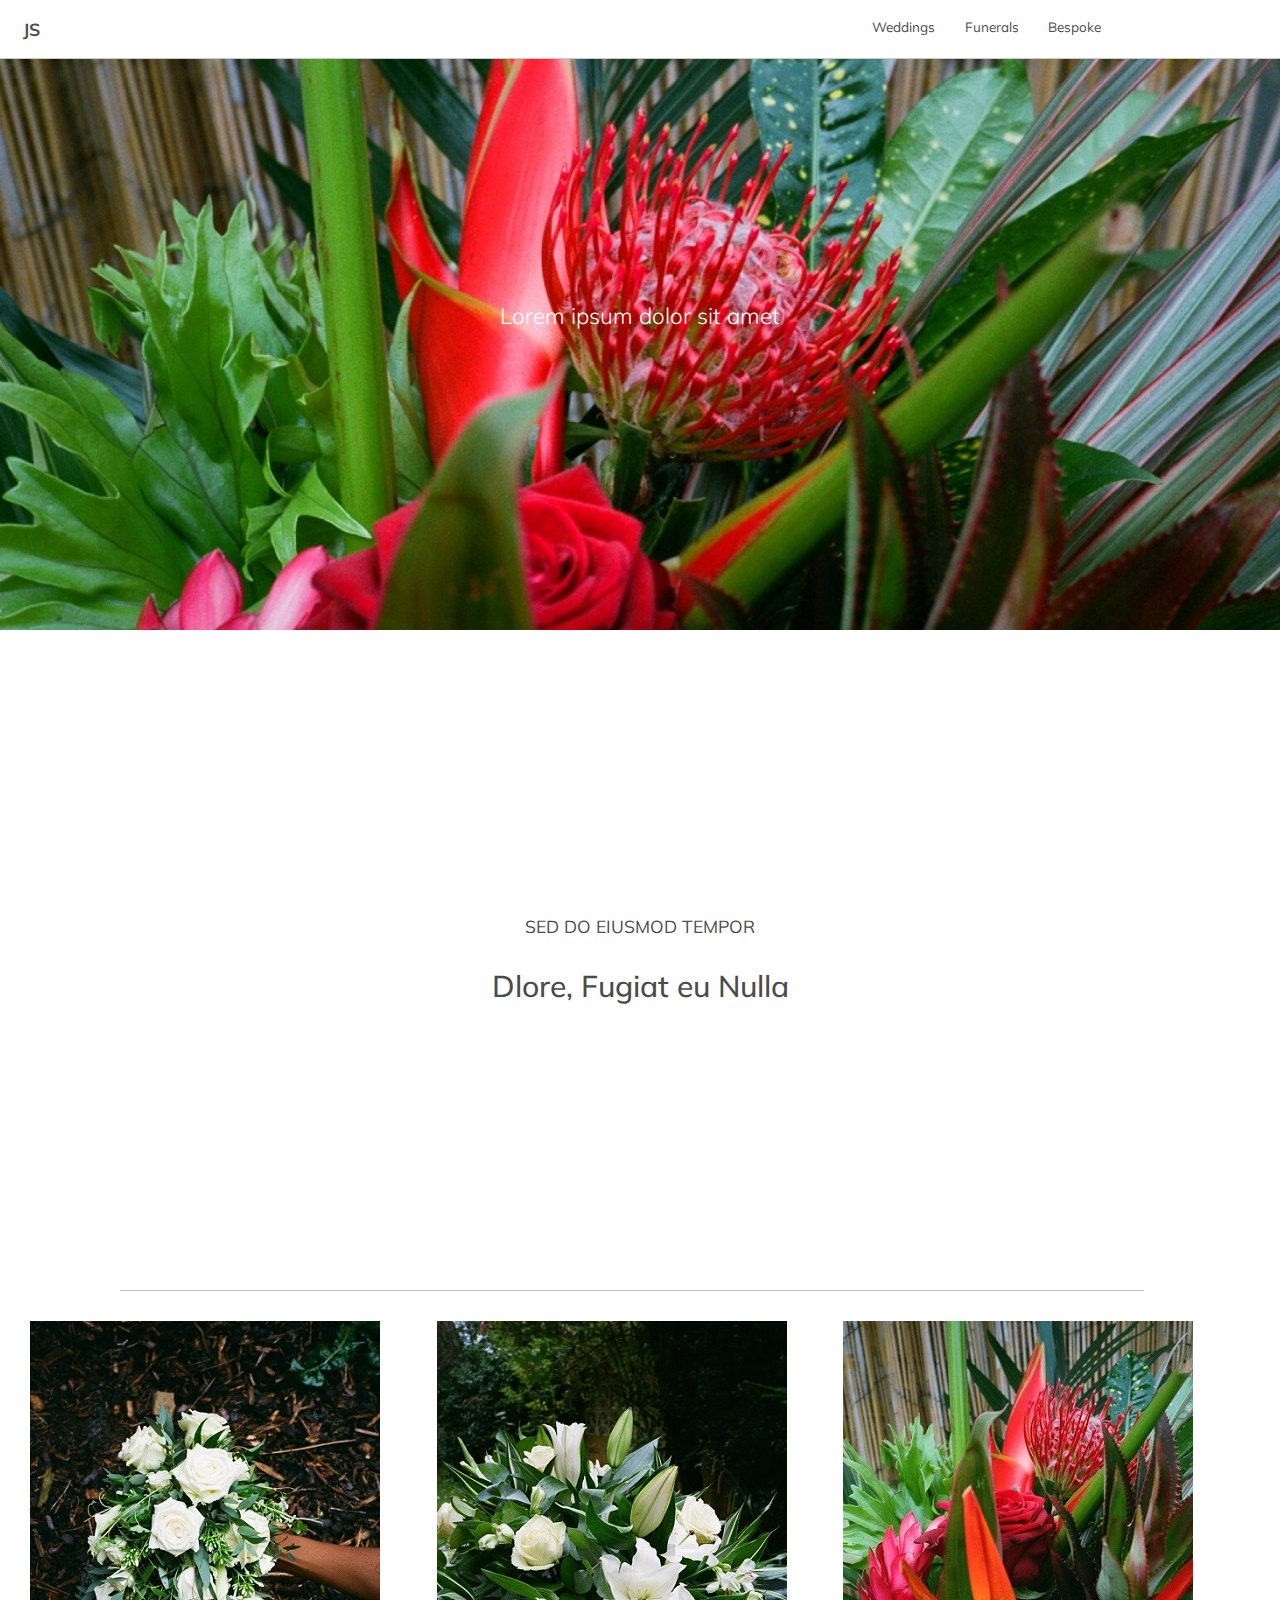
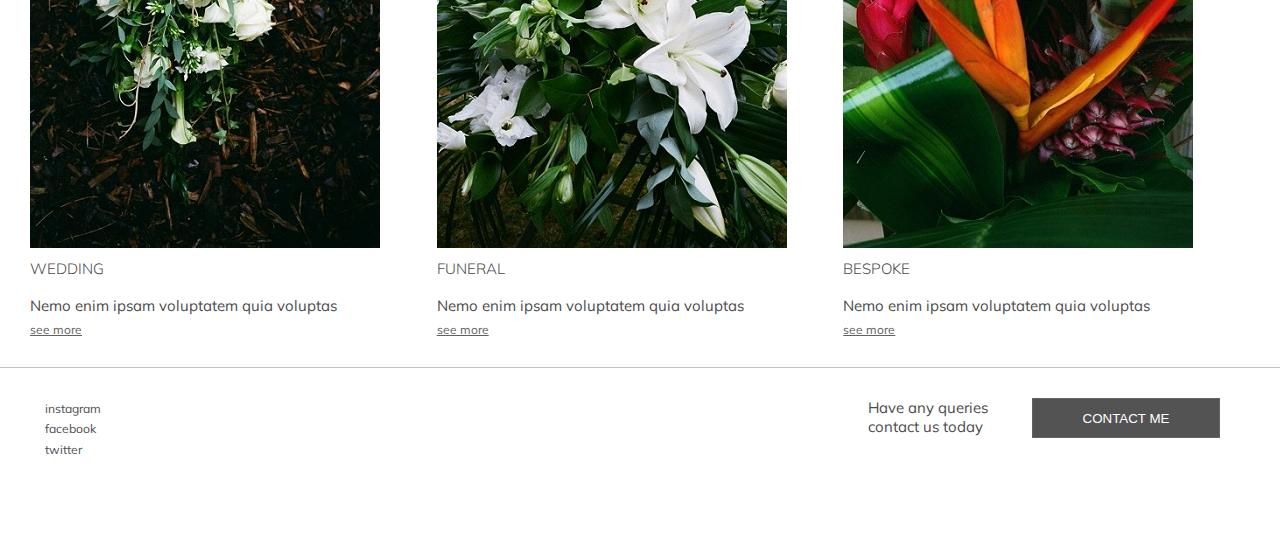
<file: index.html>
<html lang="en">
<head>
    <meta charset="UTF-8">
    <meta name="viewport" content="width=device-width, initial-scale=1.0">
    <title>JS</title>
    <link rel="stylesheet" href="css/styles.css">
    <link href="https://fonts.googleapis.com/css?family=Muli&display=swap" rel="stylesheet">
</head>
<body>
        <div class="bar">
            <h3 class="logo"><a href="index.html">JS</a></h3>
            <ul class="nav-links">
                <li class="nav-items"><a href="Wedding.html">Weddings</a></li>
                <li class="nav-items"><a href="funeral.html">Funerals</a></li>
                <li class="nav-items"><a href="bespoke.html">Bespoke</a></li>
            </ul>
        </div>

<section class="top">
    <div class="top-container">
        <h2 class="title">Lorem ipsum dolor sit amet</h2>
    </div>
</section> 

<section class="middle">
    <div class="middle-container">
        <h3 class="middle-title">sed do eiusmod tempor </h3>
        <h2 class="middle-text"> Dlore, Fugiat eu Nulla</h2>
    </div>
</section>

<hr  class="line">

<section class="bottom">
    <div class="bottom-container">
      
        <div >
            <img src="images/wedding.JPG" alt="wedding">
            <h3 class="photo-heading">Wedding</h3>
            <p class="textBelowphoto">Nemo enim ipsam voluptatem quia voluptas</p>
            <a class="seeMore" href="Wedding.html">see more</a>
        </div>

        <div> 
            <img src="images/funeral.JPG" alt="funeral">
            <h3 class="photo-heading">Funeral</h3>
            <p class="textBelowphoto">Nemo enim ipsam voluptatem quia voluptas</p>
            <a class="seeMore" href="funeral.html">see more</a>
        </div>

        <div>
            <img src="images/bespoke.JPG" alt="bespoke">
            <h3 class="photo-heading">Bespoke</h3>
            <p class="textBelowphoto">Nemo enim ipsam voluptatem quia voluptas</p>
            <a class="seeMore" href="bespoke.html">see more</a>
        </div>
    </div>
</section>

<hr class="footerLine">
<section>
    <footer>
        <div class="footerSocials">
        <ul>
            <li><a class="footerSocials" href="#">instagram</a></li>
            <li><a class="footerSocials" href="#">facebook</a></li>
            <li><a class="footerSocials" href="#">twitter</a></li>
        </ul>
        </div>

        <div class="footerContactme-wrapper">
            <p>Have any queries contact us today</p>
            <button type="button">Contact me</button>
            </div>
    </footer>
</section>
</body>
</html>
</file>
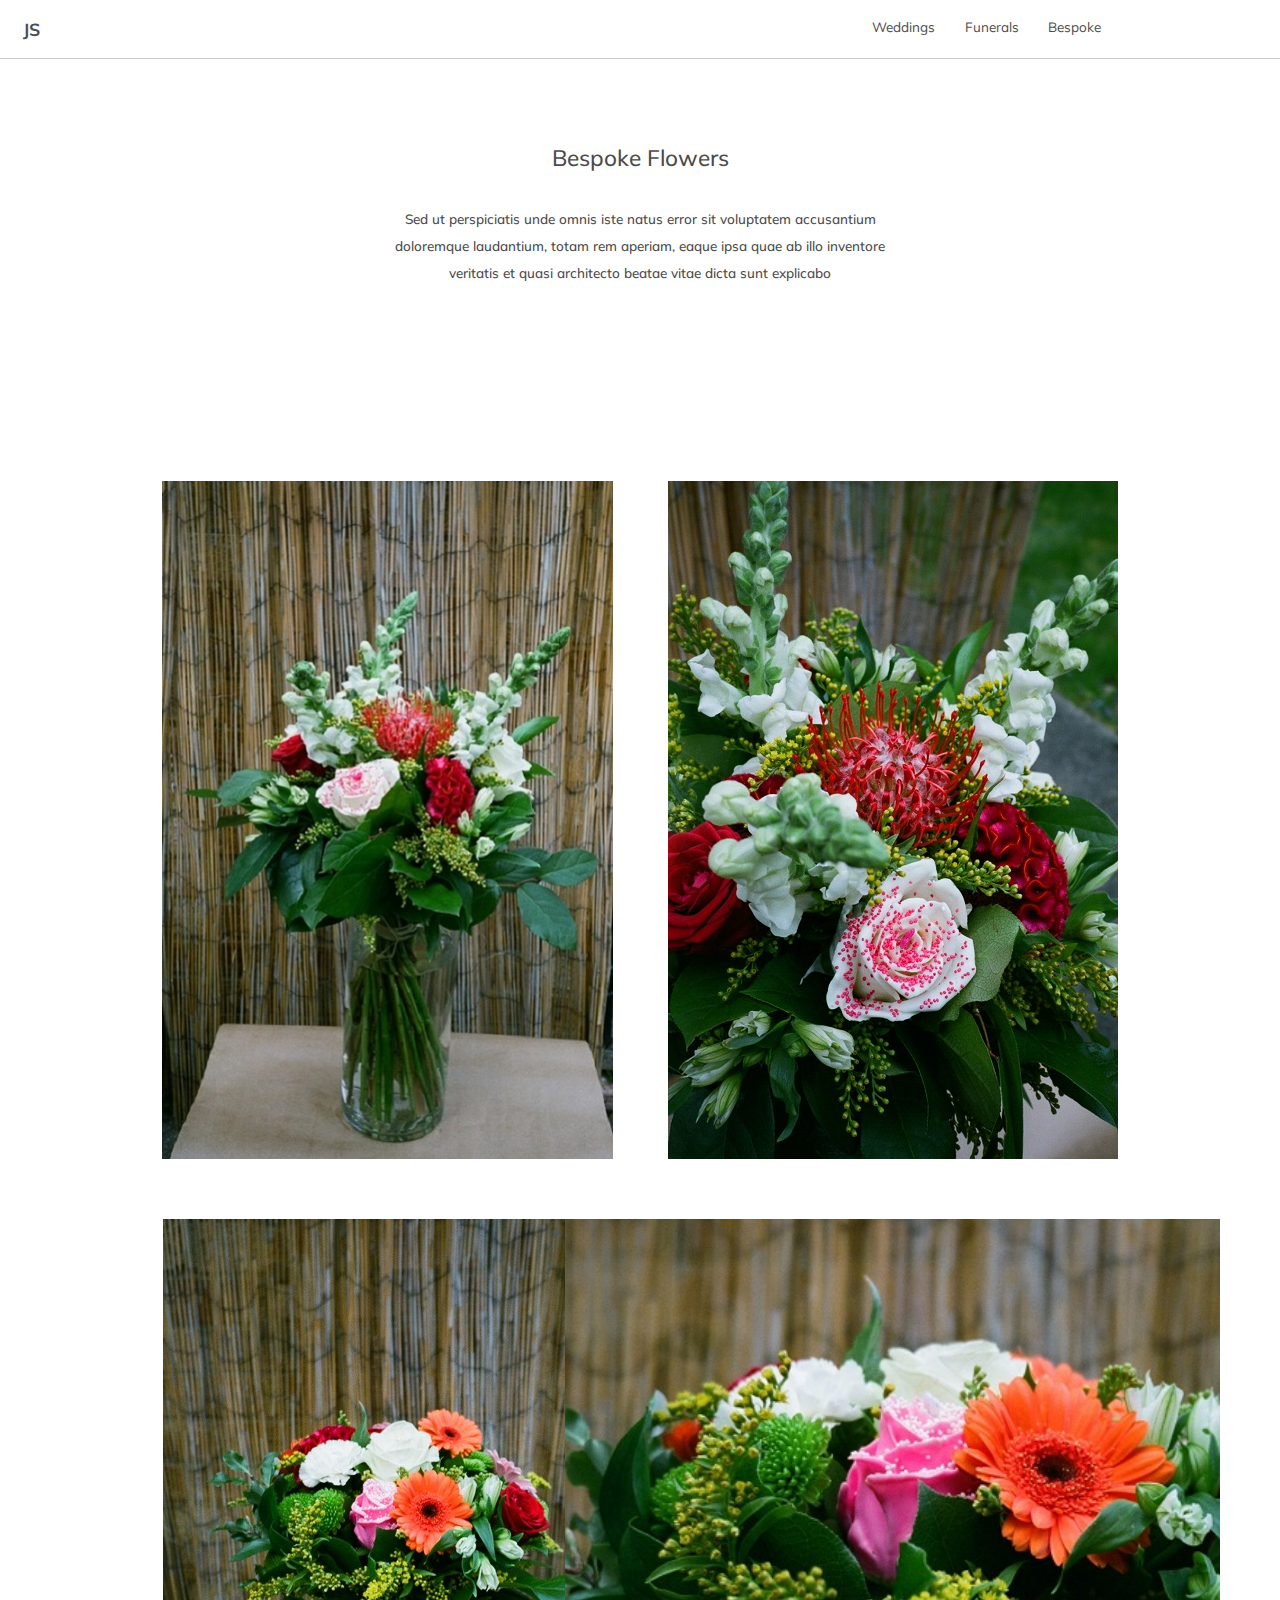
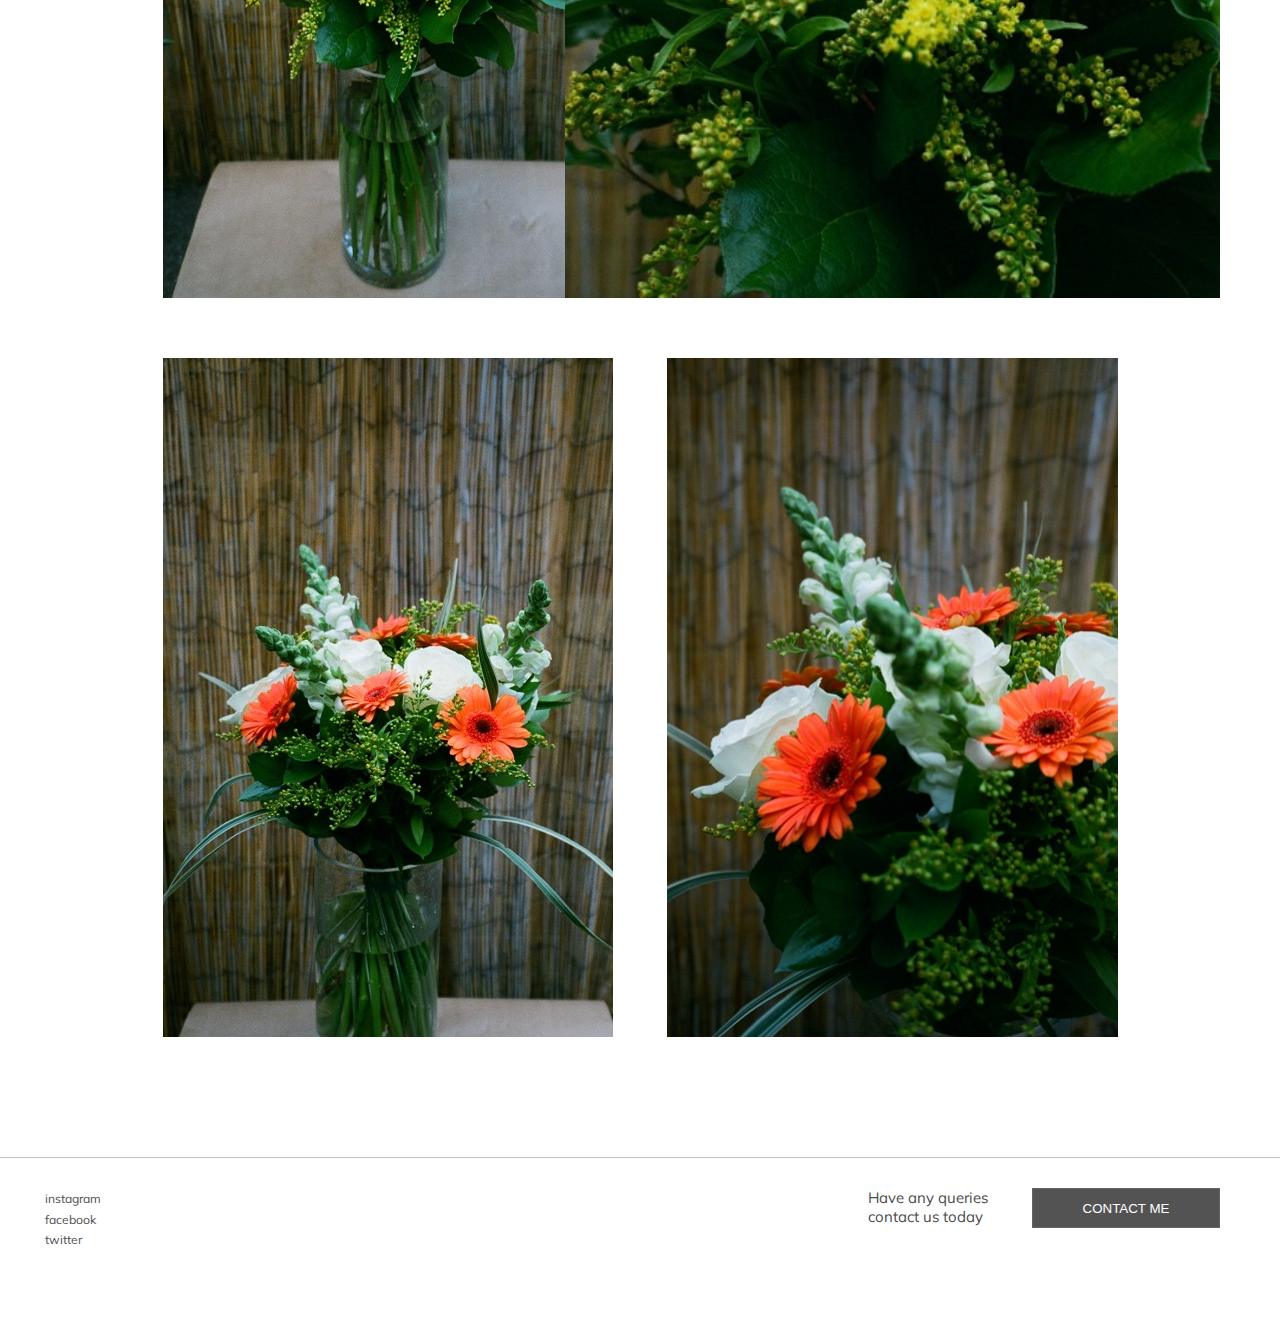
<file: bespoke.html>
<html lang="en">
<head>
    <meta charset="UTF-8">
    <meta name="viewport" content="width=device-width, initial-scale=1.0">
    <title>JS</title>
    <link rel="stylesheet" href="css/styles.css">
    <link href="https://fonts.googleapis.com/css?family=Muli&display=swap" rel="stylesheet">
</head>
<body>
    <div class="bar">
        <h3 class="logo"><a href="index.html">JS</a></h3>
        <ul class="nav-links">
            <li class="nav-items"><a href="Wedding.html">Weddings</a></li>
            <li class="nav-items"><a href="funeral.html">Funerals</a></li>
            <li class="nav-items"><a href="#">Bespoke</a></li>
        </ul>
    </div>

    <section>
        <div class="bespokeTopContainer">
            <h3 class="bespokeTitle">Bespoke Flowers</h3>
            <p class="bespokeText">Sed ut perspiciatis unde omnis iste natus error sit voluptatem accusantium doloremque laudantium, totam rem aperiam, eaque ipsa quae ab illo inventore veritatis et quasi architecto beatae vitae dicta sunt explicabo</p>
        </div>
    </section>

    <section id="photos">
    <div class="bespokePhotogrid">
        <div><img src="images/besoke-1.JPG" alt="#"></div>
        <div><img src="images/bespoke-2.JPG" alt="#"></div>
        <div><img src="images/bespoke-3.JPG" alt="#"></div>
        <div><img src="images/bespoke-4.JPG" alt="#"></div>
        <div><img src="images/bespoke-5.JPG" alt="#"></div>
        <div><img src="images/bespoke-6.JPG" alt="#"></div>
    </div>
    </section>
    
<hr class="footerLine">
<section>
    <footer>
        <div class="footerSocials">
        <ul>
            <li><a class="footerSocials" href="#">instagram</a></li>
            <li><a class="footerSocials" href="#">facebook</a></li>
            <li><a class="footerSocials" href="#">twitter</a></li>
        </ul>
        </div>

        <div class="footerContactme-wrapper">
            <p>Have any queries contact us today</p>
            <button type="button">Contact me</button>
            </div>
    </footer>
</section>
    
</body>
</html>
</file>
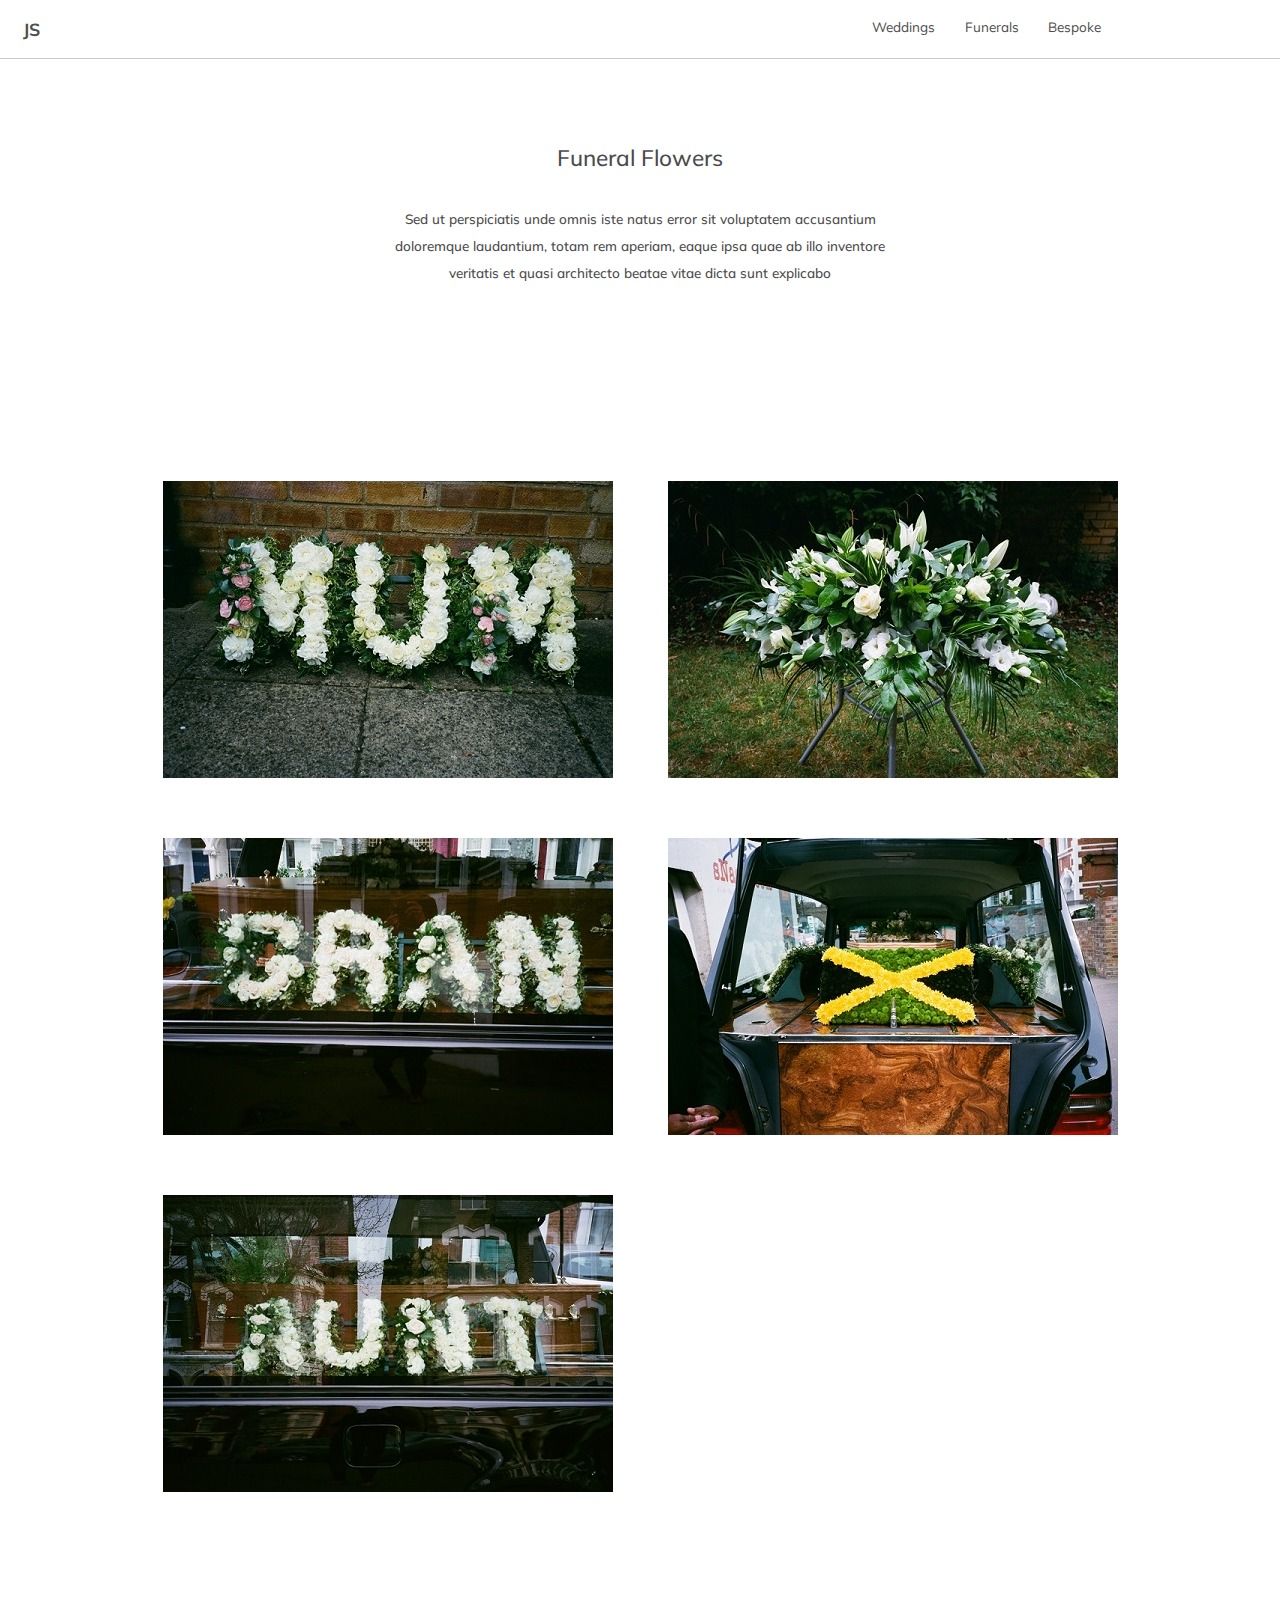
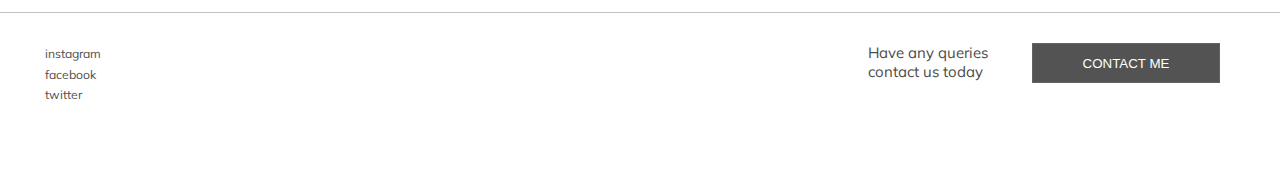
<file: funeral.html>
<html lang="en">
<head>
    <meta charset="UTF-8">
    <meta name="viewport" content="width=device-width, initial-scale=1.0">
    <title>JS</title>
    <link rel="stylesheet" href="css/styles.css">
    <link href="https://fonts.googleapis.com/css?family=Muli&display=swap" rel="stylesheet">
</head>
<body>

    <nav class="bar">
        <h3 class="logo"><a href="index.html">JS</a></h3>
        <ul class="nav-links">
            <li class="nav-items"><a href="Wedding.html">Weddings</a></li>
            <li class="nav-items"><a href="funeral.html">Funerals</a></li>
            <li class="nav-items"><a href="bespoke.html">Bespoke</a></li>
        </ul>
    </nav>

    <section>
        <div class="funeralTopContainer">
            <h3 class="funeralTitle">Funeral Flowers</h3>
            <p class="funeralText">Sed ut perspiciatis unde omnis iste natus error sit voluptatem accusantium doloremque laudantium, totam rem aperiam, eaque ipsa quae ab illo inventore veritatis et quasi architecto beatae vitae dicta sunt explicabo</p>
        </div>
    </section>

    <section id="photos">
    <div class="funeralPhotogrid">
        <div><img src="images/09360003.JPG" alt="#"></div>
        <div><img src="images/09360008.JPG" alt="#"></div>
        <div><img src="images/96070028.JPG" alt="#"></div>
        <div><img src="images/96070029.JPG" alt="#"></div>
        <div><img src="images/96070030.JPG" alt="#"></div>

    </div>
</section>
    
    
<hr class="footerLine">
<section>
    <footer>
        <div class="footerSocials">
        <ul>
            <li><a class="footerSocials" href="#">instagram</a></li>
            <li><a class="footerSocials" href="#">facebook</a></li>
            <li><a class="footerSocials" href="#">twitter</a></li>
        </ul>
        </div>

        <div class="footerContactme-wrapper">
            <p>Have any queries contact us today</p>
            <button type="button">Contact me</button>
            </div>
    </footer>
</section>
</body>
</html>
</file>
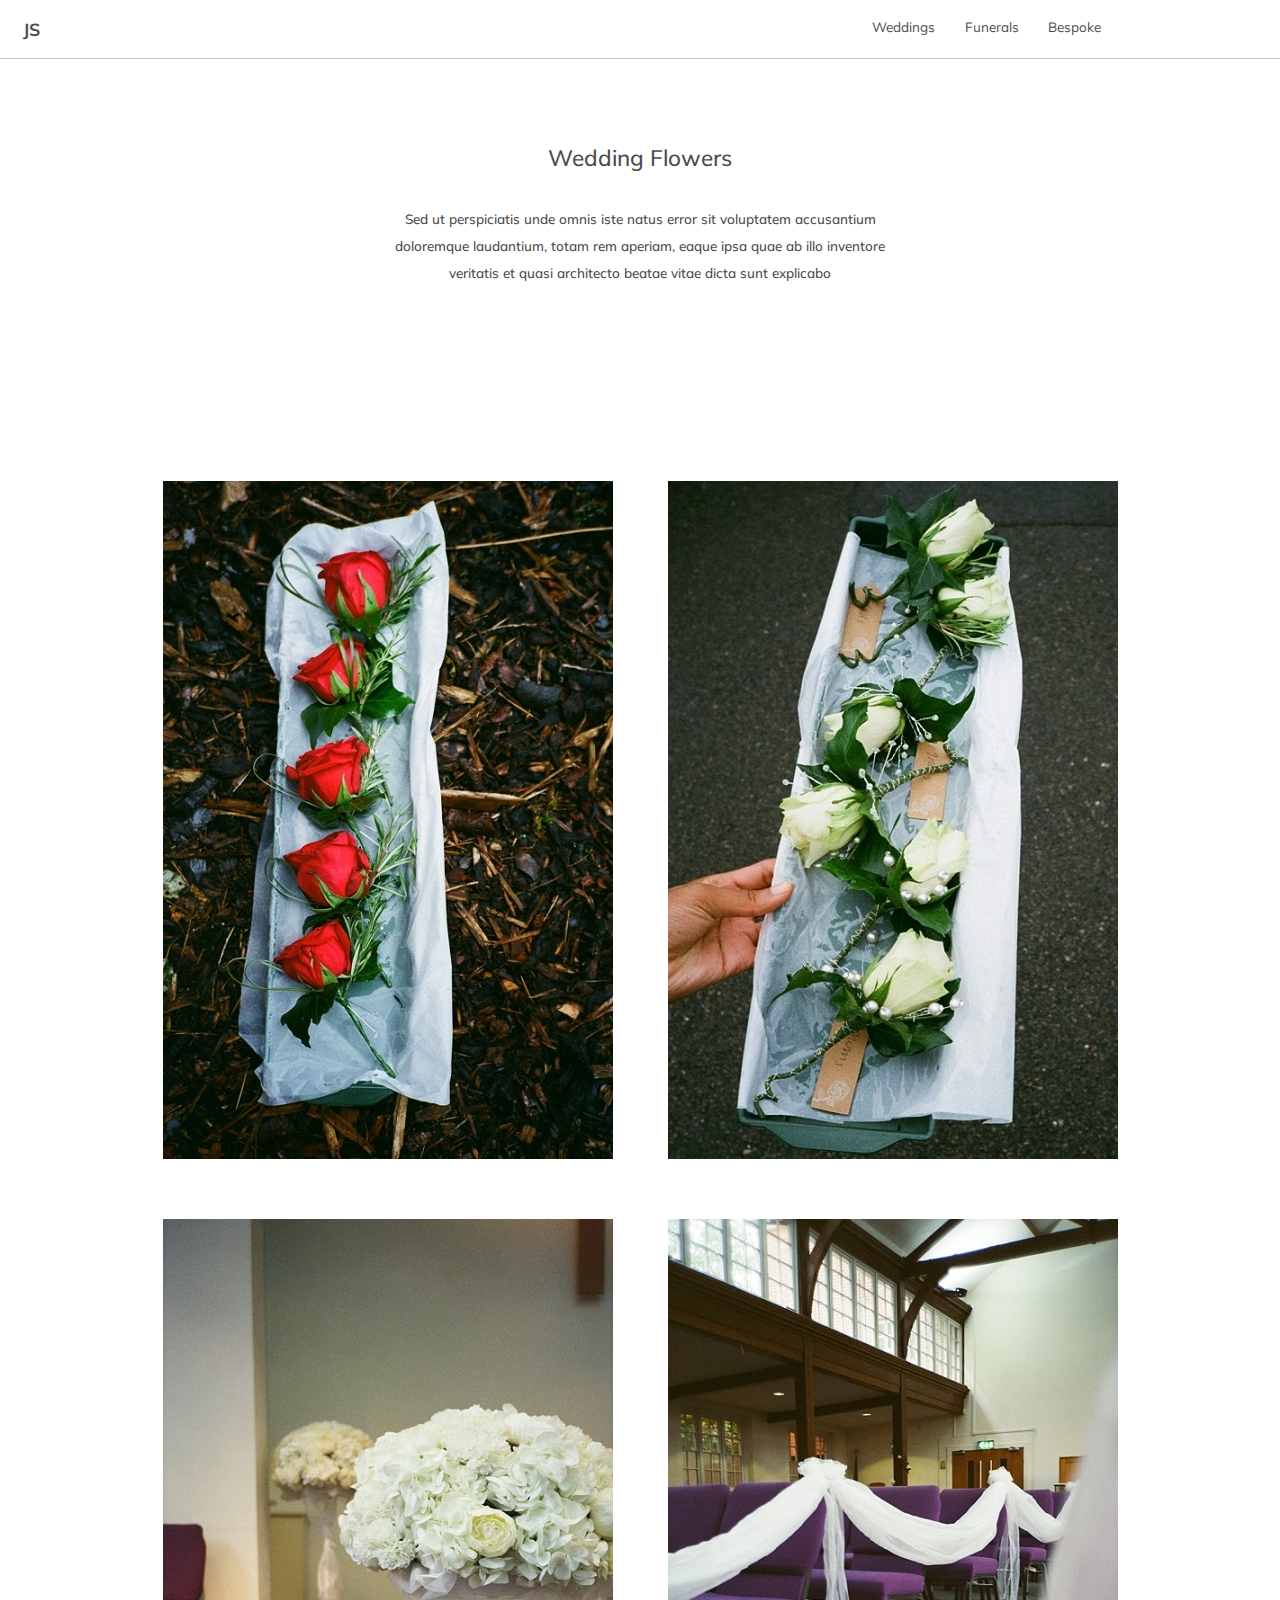
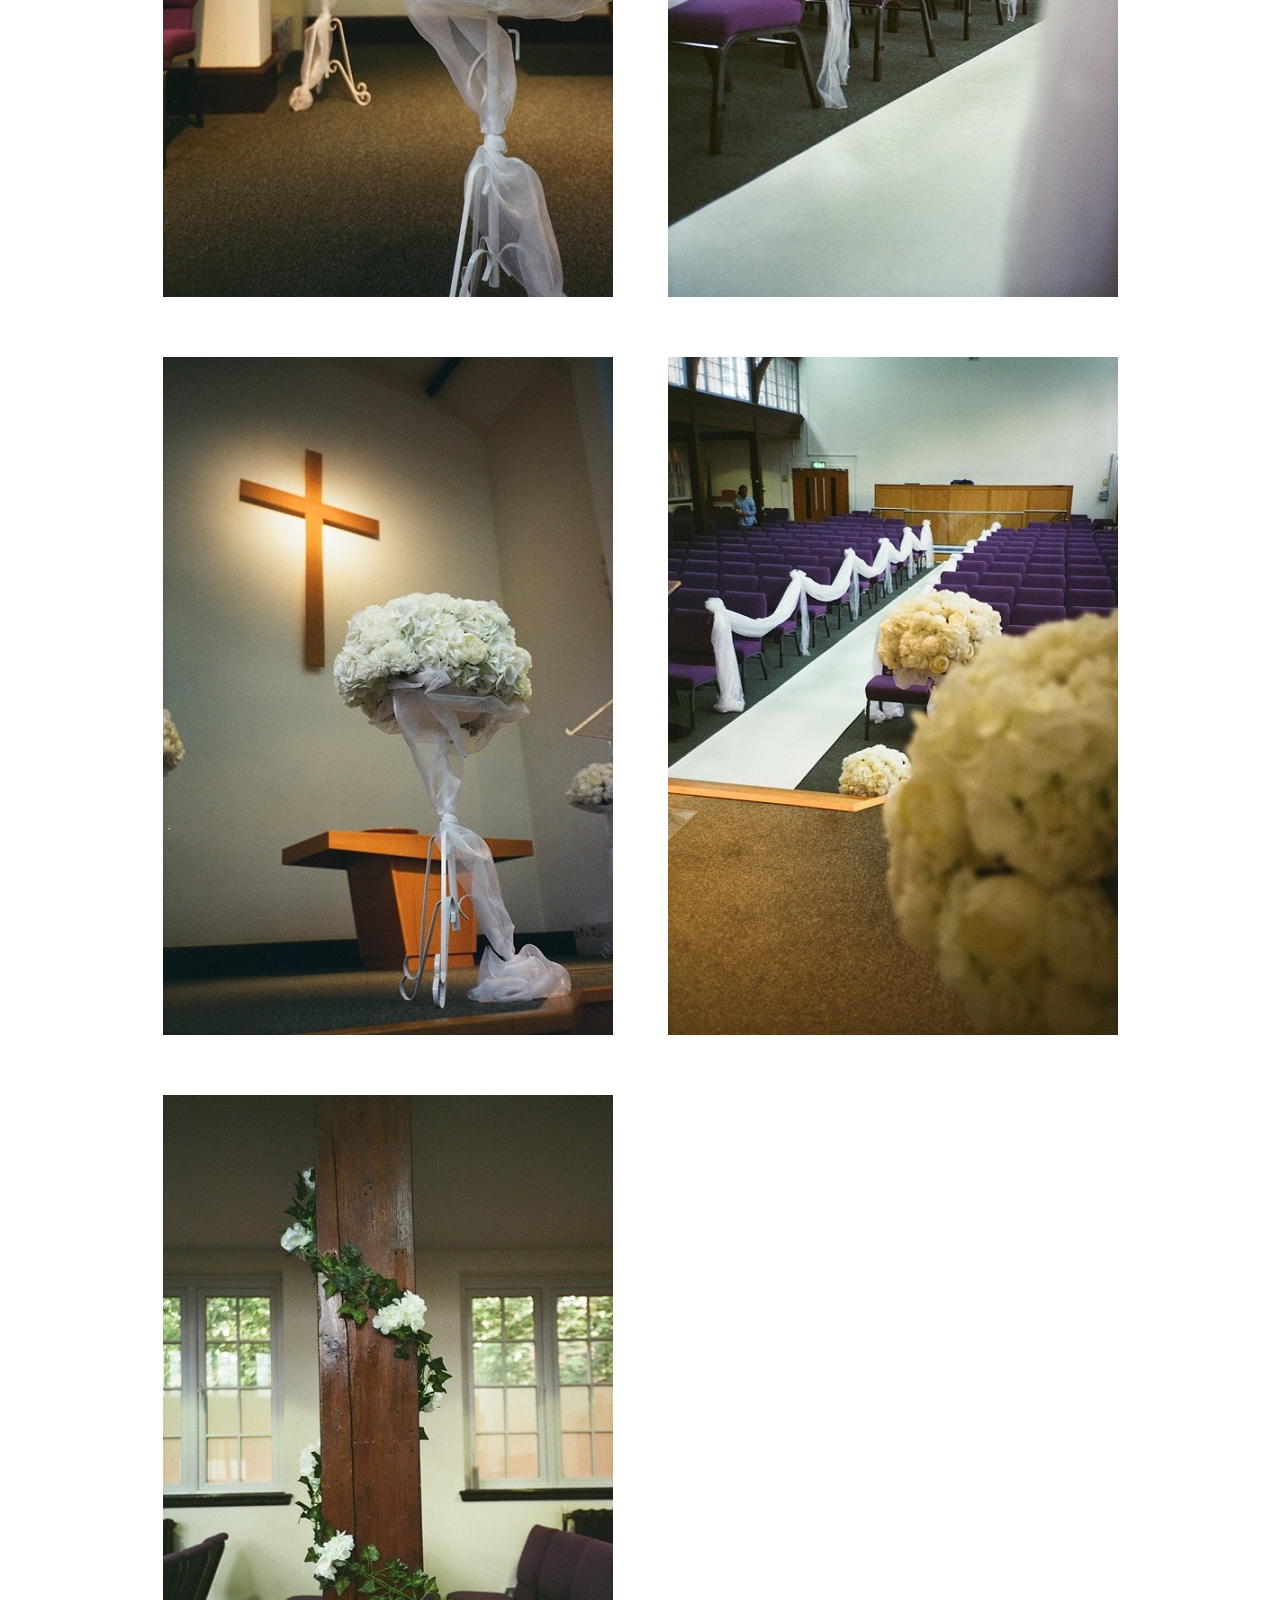
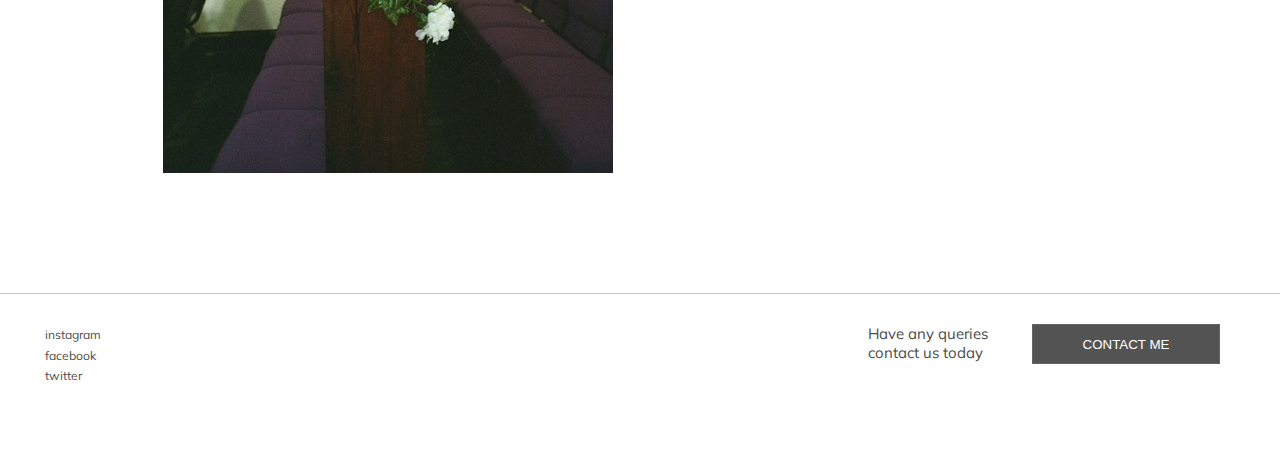
<file: Wedding.html>
<html lang="en">
<head>
    <meta charset="UTF-8">
    <meta name="viewport" content="width=device-width, initial-scale=1.0">
    <title>JS</title>
    <link rel="stylesheet" href="css/styles.css">
    <link href="https://fonts.googleapis.com/css?family=Muli&display=swap" rel="stylesheet">
</head>
<body>

    <div class="bar">
        <h3 class="logo"><a href="index.html">JS</a></h3>
        <ul class="nav-links">
            <li class="nav-items"><a href="Wedding.html">Weddings</a></li>
            <li class="nav-items"><a href="funeral.html">Funerals</a></li>
            <li class="nav-items"><a href="bespoke.html">Bespoke</a></li>
        </ul>
    </div>

    <section>
        <div class="weddingTopContainer">
            <h3 class="weddingTitle">Wedding Flowers</h3>
            <p class="weddingText">Sed ut perspiciatis unde omnis iste natus error sit voluptatem accusantium doloremque laudantium, totam rem aperiam, eaque ipsa quae ab illo inventore veritatis et quasi architecto beatae vitae dicta sunt explicabo</p>
        </div>
    </section>


    <section id="photos"> 
    <div class="weddingPhotogrid">
        <div><img src="images/wedding-1.JPG" alt="#"></div>
        <div><img src="images/wedding-2.JPG" alt="#"></div>
        <div><img src="images/wedding-3.jpg" alt="#"></div>
        <div><img src="images/wedding-4.jpg" alt="#"></div>
        <div><img src="images/wedding-5.jpg" alt="#"></div>
        <div><img src="images/wedding-6.jpg" alt="#"></div>
        <div><img src="images/wedding-7.jpg" alt="#"></div>
    </div>
</section>
    
    
<hr class="footerLine">
<section>
    <footer>
        <div class="footerSocials">
        <ul>
            <li><a class="footerSocials" href="#">instagram</a></li>
            <li><a class="footerSocials" href="#">facebook</a></li>
            <li><a class="footerSocials" href="#">twitter</a></li>
        </ul>
        </div>

        <div class="footerContactme-wrapper">
            <p>Have any queries contact us today</p>
            <button type="button">Contact me</button>
            </div>
    </footer>
</section>
</body>
</html>
</file>
<file: css/styles.css>
*{
    box-sizing: border-box;
    margin: 0em;
}

body{
    font-family:  'Muli', sans-serif;
    font-size: 15px;
    color: rgb(75, 75, 75);
}

ul,li,a{
    list-style: none;
    text-decoration: none;
    color: rgb(78, 78, 78);
    padding-inline-start: 0px;
}
hr{
    margin-block-start: 0em;
    margin-block-end: 0em;
    margin-inline-start: 0em;
    margin-inline-end: 0em;
}
.bar{
    display: flex;
    justify-content: space-between;
    padding: 1.2em 1.5em;
    position: fixed;
    right: 0px;
    left: 0px;
    background-color: white;
    border: none;
    border-bottom: rgb(202, 202, 202) 1px solid;
}

.nav-links{
    width: 30%;
    display: flex;
    margin-right: 1em;
}

.nav-items{
    font-size: 0.9em;
    margin-right: 2.2em;
    
}

.top-container{
    display: flex;
    justify-content: center;
    align-items: center;
    background-image: url(../images/landing.JPG);
    background-size: cover;
    height: 70%;
}

.title{
    color: rgb(255, 255, 255);
    font-weight: 300;
}

.middle{
    padding: 7em;
}

.middle-container{
    display: flex;
    flex-direction: column;
    justify-content: center;
    align-items: center;
    height: 50%;
    
}

.middle-title{
    text-transform: uppercase;
    font-weight: 400;
}

.middle-text{
    padding-top: 1em;
    font-size: 2em;
    font-weight: 500;
    
}

.line{
    border: none;
    border-top: 0.5px solid rgb(194, 194, 194);
    width: 80%;
    margin-left: 8em;
}

.footerLine{
    border: none;
    border-top: 1px solid rgb(194, 194, 194);
    width: 100%;
}

.bottom{
    padding: 2em;
}

.bottom-container{
    display: grid;
    grid-template-columns: repeat(auto-fit, minmax(350px,1fr));

    /*padding: 8em 1em;
    display: flex;
    justify-content: space-around;*/
}

@media only screen and (max-width: 776px){
    .bottom-container > div{
        display: flex;
        flex-direction: column;
        align-items: center;
        padding: 2em;
    }
}

.bottom-container{

}

/*.column{
    /*display: flex;
    flex-direction: column;*/
    


.photo-heading{
    padding: 0.7em 0em;
    font-weight: 300;
    font-size: 1em;
    text-transform: uppercase;
}

.seeMore{
    padding: 0.8em 0em;
    text-decoration: underline;
    color:rgb(97, 97, 97) ;
    font-size: 0.8em;

}

a:hover{
    color: rgb(182, 182, 182);
}

.textBelowphoto{
    padding: 0.5em 0em;
}



footer{
    display: flex;
    justify-content:space-between;
    padding-top: 2em;
    padding-bottom: 5em;
    padding-left: 3em;
    padding-right: 4em;
    
}

button{
    background-color: white;
    width: 20em;
    height: 3em;
    border: 0.5px solid rgb(99, 99, 99);
    text-transform: uppercase;
    background-color: rgb(83, 83, 83);
    color: rgb(255, 255, 255);
}

button:hover{
    background-color: rgb(124, 124, 124);
}

.footerSocials{
    font-size: 0.9em;
    line-height: 1.5em;
}

.footerContactme-wrapper{
    display: flex;
    width: 30%;
    
}

/*Funral page css*/



.funeralTopContainer{
    display: flex;
    flex-direction: column;
    align-items: center;
    padding-top: 5em ;
    padding-bottom: 5em;


    /*width: 40%;
    text-align: center;
    margin-left: 24em;
    padding-top: 5em ;
    padding-bottom: 5em;*/
    
    
}



.funeralTitle{
    padding-top: 3em;
    padding-bottom: 1.5em;
    font-size: 1.5em;
    font-weight: 500;
}

.funeralText{
    text-align: center;
    width: 40%;
    line-height: 2em;
    font-size: 0.9em;
    font-weight: 500;
}

.funeralPhotogrid{
    display: grid;
    grid-template-columns: repeat(auto-fit, minmax(400px,1fr));
    

}

.funeralPhotogrid > div{
    padding: 2em;
    display: flex;
    justify-content: center;
    
}

/*Wedding page styles*/

.weddingTopContainer{
    display: flex;
    flex-direction: column;
    align-items: center;
    padding-top: 5em ;
    padding-bottom: 5em;
    
    
}

.weddingTitle{
    padding-top: 3em;
    padding-bottom: 1.5em;
    font-size: 1.5em;
    font-weight: 500;
}

.weddingText{
    width: 40%;
    text-align: center;
    line-height: 2em;
    font-size: 0.9em;
    font-weight: 500;
}

.weddingPhotogrid{
    display: grid;
    grid-template-columns: repeat(auto-fit, minmax(400px,1fr))
       
}

.weddingPhotogrid > div{
    padding: 2em;
    display: flex;
    justify-content: center;
}

/*Bespoke page*/

.bespokeTopContainer{
    display: flex;
    flex-direction: column;
    align-items: center;
    padding-top: 5em ;
    padding-bottom: 5em;
    
    
}

.bespokeTitle{
    padding-top: 3em;
    padding-bottom: 1.5em;
    font-size: 1.5em;
    font-weight: 500;
}

.bespokeText{
    text-align: center;
    width: 40%;
    line-height: 2em;
    font-size: 0.9em;
    font-weight: 500;
}

#photos{
    padding: 6em 9em;
}

.bespokePhotogrid{
    display: grid;
    grid-template-columns: repeat(auto-fit, minmax(400px, 1fr));
    /*grid-template-columns: 38% 38%;*/
}

.bespokePhotogrid > div{
    padding: 2em;
    display: flex;
    justify-content: center;
}
</file>
